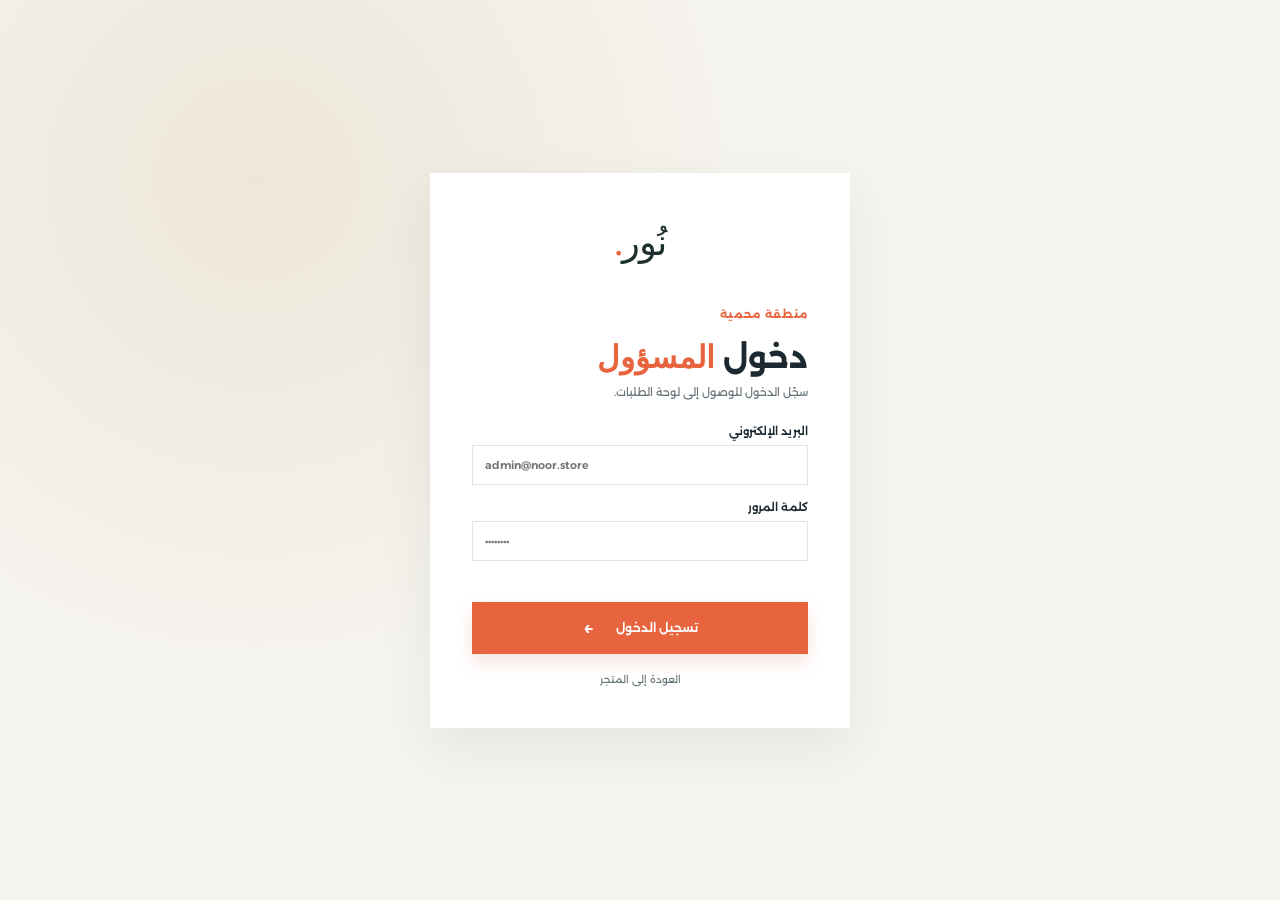
<file: admin-login.html>
<!doctype html>
<html lang="ar" dir="rtl">
    <head><meta charset="UTF-8">
        <meta name="viewport" content="width=device-width,initial-scale=1.0">
        <title>تسوق | دخول الإدارة</title>
        <link rel="preconnect" href="https://fonts.googleapis.com">
        <link rel="preconnect" href="https://fonts.gstatic.com" crossorigin>
        <link href="https://fonts.googleapis.com/css2?family=Alexandria:wght@400;500;600;700;800&family=Playfair+Display:wght@700&display=swap" rel="stylesheet">
        <link rel="stylesheet" href="styles.css"></head><body class="admin-page"><main class="login-wrap"><form class="login-card" id="login-form"><a class="brand" href="index.html">نُور<span>.</span></a><p class="eyebrow">منطقة محمية</p><h1>دخول <em>المسؤول</em></h1><p class="muted">سجّل الدخول للوصول إلى لوحة الطلبات.</p><label>البريد الإلكتروني<input type="email" name="email" required autocomplete="username" placeholder="admin@noor.store"></label><label>كلمة المرور<input type="password" name="password" required autocomplete="current-password" placeholder="••••••••"></label><p id="login-error" class="login-error"></p><button class="primary-button full" type="submit">تسجيل الدخول <span>←</span></button><a class="back-store" href="index.html">العودة إلى المتجر</a></form></main><script src="admin-login.js"></script></body></html>
</file>
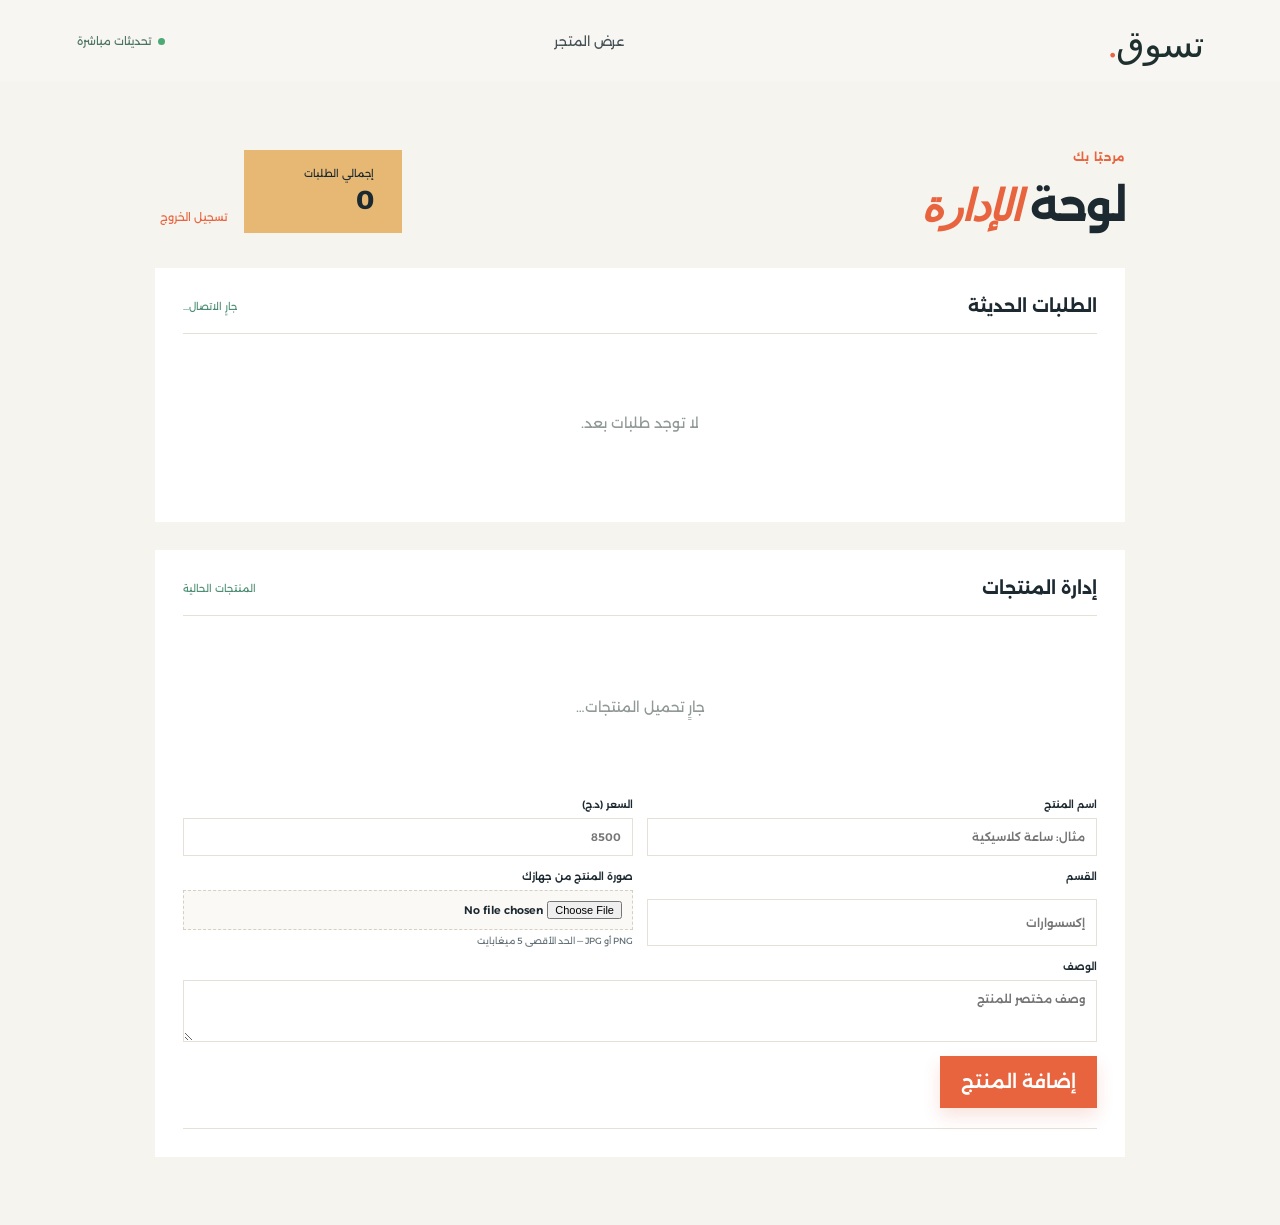
<file: admin.html>
<!DOCTYPE html>
<html lang="ar" dir="rtl">

<head>
    <meta charset="UTF-8">
    <meta name="viewport" content="width=device-width, initial-scale=1.0">
    <title>تسوق | لوحة الإدارة</title>
    <link rel="preconnect" href="https://fonts.googleapis.com">
    <link rel="preconnect" href="https://fonts.gstatic.com" crossorigin>
    <link
        href="https://fonts.googleapis.com/css2?family=Alexandria:wght@400;500;600;700;800&family=Playfair+Display:wght@700&display=swap"
        rel="stylesheet">
    <link rel="stylesheet" href="styles.css">
</head>

<body class="admin-page">
    <header>
        <a class="brand" href="index.html">تسوق<span>.</span></a>
        <nav>
            <a href="index.html">عرض المتجر</a>
        </nav>
        <span class="live"><i></i> تحديثات مباشرة</span>
    </header>

    <main class="admin-main">
        <div class="admin-title">
            <div>
                <p class="eyebrow">مرحبًا بك</p>
                <h1>لوحة <em>الإدارة</em></h1>
            </div>
            <div class="admin-actions">
                <div class="stat">
                    <span>إجمالي الطلبات</span>
                    <strong id="orders-count">0</strong>
                </div>
                <button id="logout-button" class="logout-button">تسجيل الخروج</button>
            </div>
        </div>

        <section id="admin-management" class="products-admin" hidden>
            <div class="orders-heading">
                <h2>إضافة مسؤول جديد</h2>
                <span id="admin-creation-status">أنشئ بيانات دخول مستقلة للمسؤول.</span>
            </div>
            <form id="create-admin-form" class="product-form">
                <label>البريد الإلكتروني
                    <input required name="email" type="email" autocomplete="email" placeholder="admin@example.com">
                </label>
                <label>كلمة المرور
                    <input required name="password" type="password" minlength="8" autocomplete="new-password" placeholder="8 أحرف على الأقل">
                </label>
                <div class="product-form-actions">
                    <button class="primary-button" type="submit">إنشاء المسؤول</button>
                </div>
            </form>
        </section>

        <section class="orders-card">
            <div class="orders-heading">
                <h2>الطلبات الحديثة</h2>
                <span id="connection-status">جارٍ الاتصال…</span>
            </div>
            <div id="orders-list" class="orders-list">
                <p class="empty">لا توجد طلبات بعد.</p>
            </div>
        </section>

        <section class="products-admin">
            <div class="orders-heading">
                <h2>إدارة المنتجات</h2>
                <span id="product-status">المنتجات الحالية</span>
            </div>

            <div id="admin-products" class="admin-products">
                <p class="empty">جارٍ تحميل المنتجات…</p>
            </div>

            <form id="product-form" class="product-form">
                <input type="hidden" name="id">

                <label>اسم المنتج
                    <input required name="name" placeholder="مثال: ساعة كلاسيكية">
                </label>

                <label>السعر (د.ج)
                    <input required name="price" type="number" min="1" placeholder="8500">
                </label>

                <label>القسم
                    <input required name="category" placeholder="إكسسوارات">
                </label>

                <label class="file-upload">صورة المنتج من جهازك
                    <input name="image" type="file" accept="image/*">
                    <small>PNG أو JPG — الحد الأقصى 5 ميغابايت</small>
                </label>

                <label class="wide">الوصف
                    <textarea name="description" placeholder="وصف مختصر للمنتج"></textarea>
                </label>

                <div class="product-form-actions">
                    <button class="primary-button" type="submit">
                        <span id="product-submit-label">إضافة المنتج</span>
                    </button>
                    <button class="cancel-edit" type="button" id="cancel-edit">إلغاء التعديل</button>
                </div>
            </form>
        </section>
    </main>

    <script src="https://cdn.socket.io/4.7.5/socket.io.min.js"></script>
    <script src="admin.js"></script>
</body>

</html>
</file>
<file: styles.css>
:root{--ink:#1c2930;--muted:#657278;--cream:#f9f7f2;--sand:#eee9df;--orange:#e8643f;--gold:#e7b874;--line:#e5e1d8;--white:#fff}*{box-sizing:border-box}html{scroll-behavior:smooth}body{margin:0;background:var(--cream);color:var(--ink);font-family:Alexandria,Arial,sans-serif;font-size:14px}button,input,textarea{font:inherit}button,a{transition:.2s ease}button{border:0;cursor:pointer}a{text-decoration:none;color:inherit}.announcement{height:36px;background:#1d302e;color:#f8f3ea;display:flex;align-items:center;justify-content:center;gap:14px;font-size:11px}.announcement span{color:var(--gold)}header{height:82px;display:flex;align-items:center;justify-content:space-between;padding:0 clamp(24px,6vw,88px);background:rgba(249,247,242,.92);position:relative;z-index:5}.brand{font-family:'Playfair Display',serif;font-size:37px;letter-spacing:-1px;color:#1d302e}.brand span{color:var(--orange)}nav{display:flex;gap:31px;margin-right:95px}nav a{font-size:13px;color:#455156}nav a:hover{color:var(--orange)}.cart-button{background:transparent;color:var(--ink);display:flex;gap:8px;align-items:center;font-size:13px}.cart-button b{width:21px;height:21px;display:grid;place-items:center;border-radius:50%;background:var(--orange);color:#fff;font-size:10px}.hero{min-height:565px;background:#e9e3d8;display:grid;grid-template-columns:1fr 1fr;overflow:hidden;padding:0 clamp(24px,9vw,150px);align-items:center}.hero-copy{padding:45px 0;position:relative;z-index:2}.eyebrow{margin:0 0 13px;color:var(--orange);font-size:11px;font-weight:700;letter-spacing:.06em}.hero h1,.section-heading h2,.promise h2,.admin-title h1{font-size:clamp(39px,4.8vw,68px);line-height:1.25;letter-spacing:-2px;margin:0;font-weight:700}.hero h1 em,.section-heading em,.admin-title em{font-family:'Playfair Display',serif;color:var(--orange);font-weight:700}.hero-text{color:var(--muted);line-height:2;max-width:410px;margin:23px 0 28px;font-size:14px}.primary-button{display:inline-flex;align-items:center;gap:22px;justify-content:center;background:var(--orange);padding:15px 21px;color:#fff;font-weight:600;font-size:12px;box-shadow:0 8px 17px rgba(211,83,46,.16)}.primary-button:hover{background:#cf5434;transform:translateY(-1px)}.primary-button span{font-size:18px}.trust{display:flex;gap:18px;color:#667174;font-size:10px;margin-top:31px}.trust span{white-space:nowrap}.hero-visual{height:100%;min-height:565px;position:relative;display:flex;align-items:flex-end;justify-content:center}.hero-visual .circle{width:min(34vw,475px);height:min(34vw,475px);border-radius:50%;background:#cbd2c8;position:absolute;bottom:-75px}.hero-visual img{height:490px;width:min(31vw,420px);object-fit:cover;object-position:center;position:relative;filter:saturate(.83)}.floating-note{position:absolute;bottom:72px;right:-22px;background:#fff;padding:18px 23px;box-shadow:0 12px 25px #453d3330;display:grid;gap:6px}.floating-note small{font-size:9px;color:var(--orange)}.floating-note strong{font-size:12px}.shop-section{max-width:1240px;margin:auto;padding:102px 25px}.section-heading{display:flex;align-items:end;justify-content:space-between;margin-bottom:38px}.section-heading h2{font-size:40px}.filters{display:flex;gap:9px;flex-wrap:wrap}.filters button{padding:9px 14px;background:transparent;color:#748084;font-size:11px}.filters button.active,.filters button:hover{color:#1d302e;background:#ece7dc}.products-grid{display:grid;grid-template-columns:repeat(3,1fr);gap:24px}.product-card{background:var(--white)}.product-image{width:100%;height:300px;position:relative;overflow:hidden;background:#ddd;padding:0}.product-image img{width:100%;height:100%;object-fit:cover;transition:.45s}.product-image span{position:absolute;inset:auto 0 0;background:#1d302ee8;color:#fff;padding:12px;transform:translateY(100%);font-size:11px}.product-card:hover img{transform:scale(1.045)}.product-card:hover .product-image span{transform:translateY(0)}.product-info{padding:16px 17px 17px}.product-info small,.detail small{color:var(--orange);font-size:10px}.product-info h3{font-size:13px;margin:8px 0 14px;font-weight:600}.product-info>div{display:flex;justify-content:space-between;align-items:center}.product-info strong,.price{font-size:13px}.add-button{width:28px;height:28px;border-radius:50%;background:#edf0eb;color:#24352f;font-size:19px;line-height:1}.add-button:hover{background:var(--orange);color:#fff}.promise{background:#1c302d;color:#fbf6ed;max-width:1140px;margin:0 auto 95px;padding:52px 62px;display:grid;grid-template-columns:1fr 1fr;gap:35px;align-items:center}.promise h2{font-size:31px}.promise p:not(.eyebrow){line-height:2;color:#d2d7d2;max-width:440px;font-size:13px}.promise a{grid-column:2;color:var(--gold);font-size:12px;margin-top:-20px}footer{border-top:1px solid var(--line);padding:36px clamp(25px,9vw,130px);display:flex;align-items:center;justify-content:space-between;color:#7a8382;font-size:11px}footer .brand{font-size:29px}footer a:last-child{color:var(--orange)}.overlay{background:#16232280;position:fixed;inset:0;opacity:0;visibility:hidden;transition:.3s;z-index:10}.overlay.visible{opacity:1;visibility:visible}.cart-panel{position:fixed;top:0;left:0;width:min(420px,100%);height:100vh;background:#fff;z-index:11;transform:translateX(-100%);transition:.35s;display:flex;flex-direction:column}.cart-panel.open{transform:translateX(0)}.cart-head{display:flex;align-items:center;justify-content:space-between;padding:27px;border-bottom:1px solid var(--line)}.cart-head h2{margin:0;font-size:20px}.icon-button{background:transparent;font-size:28px;color:var(--ink);width:32px;height:32px;line-height:1}.cart-items{padding:15px 24px;overflow:auto;flex:1}.cart-item{display:grid;grid-template-columns:72px 1fr 22px;gap:12px;padding:12px 0;border-bottom:1px solid var(--line)}.cart-item img{width:72px;height:76px;object-fit:cover}.cart-item h4{font-size:12px;margin:2px 0 8px}.cart-item strong{font-size:11px}.quantity,.picker{display:flex;align-items:center;gap:9px;margin-top:10px}.quantity button,.picker button{background:#eef0ed;width:20px;height:20px;color:var(--ink)}.quantity span,.picker span{font-size:11px;min-width:14px;text-align:center}.remove{align-self:start;background:transparent;color:#a3aaa9;font-size:20px}.cart-bottom{padding:23px 25px;border-top:1px solid var(--line)}.total{display:flex;justify-content:space-between;margin-bottom:18px;font-size:12px}.total strong{font-size:15px}.full{width:100%}.empty{text-align:center;color:#909997;padding:48px 10px}.empty span{font-size:31px}.empty p{color:#53605f;margin-bottom:4px}.empty small{font-size:11px}.modal{position:fixed;z-index:20;inset:0;background:#1726228a;display:none;place-items:center;padding:20px}.modal.visible{display:grid}.modal-box{background:#fff;width:min(720px,100%);position:relative;box-shadow:0 22px 50px #0004}.modal-box>.icon-button{position:absolute;top:10px;left:11px;z-index:2;background:#fff;border-radius:50%}.detail{display:grid;grid-template-columns:1fr 1fr}.detail>img{width:100%;height:410px;object-fit:cover}.detail>div{padding:55px 36px 35px}.detail h2{font-size:26px;margin:12px 0}.detail p{font-size:12px;line-height:2;color:var(--muted);margin:19px 0}.modal-actions{display:flex;gap:12px;align-items:end;margin-top:27px}.picker{margin:0;background:#f1f1ed;padding:8px}.picker button{background:transparent}.checkout-form{width:min(455px,100%);padding:37px}.checkout-form h2{margin:5px 0;font-size:25px}.muted{font-size:11px;color:var(--muted);margin:0 0 22px}.checkout-form label{display:grid;gap:7px;margin:13px 0;font-size:11px;font-weight:600}.checkout-form input,.checkout-form textarea{border:1px solid var(--line);padding:12px;background:#fff;outline-color:var(--orange);resize:vertical}.toast{position:fixed;bottom:24px;right:24px;background:#1d302e;color:#fff;padding:15px 20px;z-index:30;font-size:12px;opacity:0;transform:translateY(12px);visibility:hidden;transition:.25s}.toast.show{opacity:1;transform:none;visibility:visible}
.admin-page{background:#f6f4ef}.admin-main{max-width:1020px;margin:auto;padding:68px 25px}.admin-title{display:flex;justify-content:space-between;align-items:end;margin-bottom:35px}.admin-title h1{font-size:43px}.stat{background:#e7b874;padding:17px 28px;min-width:158px;display:grid;gap:4px}.stat span{font-size:10px}.stat strong{font-size:26px}.orders-card{background:#fff;padding:28px}.orders-heading{display:flex;justify-content:space-between;align-items:center;border-bottom:1px solid var(--line);padding-bottom:17px}.orders-heading h2{font-size:17px;margin:0}.orders-heading span{font-size:10px;color:#4c8e73}.live{font-size:11px;color:#4c7564}.live i{display:inline-block;width:7px;height:7px;background:#4caa77;border-radius:50%;margin-left:4px}.orders-list{display:grid;gap:12px;margin-top:18px}.order{border:1px solid var(--line);padding:17px}.order-top,.order-customer{display:flex;justify-content:space-between;gap:14px}.order-top div{display:flex;gap:12px;align-items:center}.order-top strong{font-size:12px}.order-top span{font-size:9px;color:#4c8e73;background:#edf6ed;padding:4px 7px}.order-top>b{font-size:13px}.order-customer{margin:16px 0 12px;color:#687374;font-size:10px;justify-content:flex-start;flex-wrap:wrap}.order-items{display:flex;gap:6px;flex-wrap:wrap}.order-items span{font-size:9px;background:#f3f1ec;padding:5px 8px}
@media(max-width:760px){header{height:70px;padding:0 18px}header nav{display:none}.announcement{font-size:9px;height:31px}.brand{font-size:30px}.hero{min-height:auto;grid-template-columns:1fr;padding:50px 24px 0}.hero h1{font-size:43px}.hero-visual{min-height:330px;margin-top:10px}.hero-visual .circle{width:270px;height:270px;bottom:-45px}.hero-visual img{height:320px;width:260px}.floating-note{bottom:36px;right:0;padding:12px}.trust{gap:8px;font-size:8px}.shop-section{padding:65px 18px}.section-heading{align-items:start;gap:22px;flex-direction:column}.section-heading h2{font-size:33px}.products-grid{grid-template-columns:repeat(2,1fr);gap:12px}.product-image{height:215px}.product-info{padding:12px}.product-info h3{font-size:11px;min-height:29px}.promise{margin:0 18px 60px;padding:35px 25px;display:block}.promise h2{font-size:27px}.promise a{display:block;margin-top:21px}footer{padding:26px 18px}.detail{grid-template-columns:1fr}.detail>img{height:230px}.detail>div{padding:25px}.modal-actions{align-items:stretch;flex-direction:column}.picker{justify-content:center}.admin-main{padding:40px 16px}.admin-title{align-items:start}.admin-title h1{font-size:34px}.stat{padding:12px;min-width:100px}.orders-card{padding:18px}.order-top,.order-customer{align-items:start;flex-direction:column;gap:7px}.cart-button{font-size:0}.cart-button span{font-size:17px}.cart-button b{font-size:10px}.product-image span{display:none}}
.admin-actions{display:flex;align-items:end;gap:12px}.logout-button{background:transparent;color:var(--orange);font-size:11px;padding:9px 5px}.login-wrap{min-height:100vh;display:grid;place-items:center;padding:25px;background:radial-gradient(circle at 20% 20%,#ede6d9,transparent 40%),#f6f4ef}.login-card{background:#fff;width:min(420px,100%);padding:42px;box-shadow:0 20px 50px #1e332b14}.login-card .brand{display:block;margin-bottom:43px;text-align:center}.login-card h1{font-size:31px;margin:0 0 9px}.login-card h1 em{font-family:'Playfair Display',serif;color:var(--orange);font-style:normal}.login-card .muted{margin:0 0 25px}.login-card label{display:grid;gap:7px;font-size:11px;font-weight:600;margin:15px 0}.login-card input{border:1px solid var(--line);padding:12px;outline-color:var(--orange);direction:ltr;text-align:left}.login-error{color:#bd4932;font-size:11px;min-height:15px}.back-store{display:block;text-align:center;color:var(--muted);font-size:10px;margin-top:19px}.back-store:hover{color:var(--orange)}
.file-upload input[type=file]{border:1px dashed #d6cfc2;padding:10px;background:#faf9f6;font-size:11px}.file-upload small{font-size:9px;color:var(--muted);font-weight:400;margin-top:-2px}
.shop-hint{font-size:11px;color:var(--orange);margin:-20px 0 22px}.products-admin{background:#fff;margin-top:28px;padding:28px}.product-form{display:grid;grid-template-columns:repeat(2,1fr);gap:14px;padding:20px 0;border-bottom:1px solid var(--line)}.product-form label{display:grid;gap:7px;font-size:10px;font-weight:600}.product-form input,.product-form textarea{border:1px solid var(--line);padding:11px;outline-color:var(--orange);font:inherit;font-size:11px}.product-form textarea{min-height:62px;resize:vertical}.product-form .wide{grid-column:1/-1}.product-form-actions{grid-column:1/-1;display:flex;gap:12px;align-items:center}.cancel-edit{display:none;background:transparent;color:var(--muted);font-size:11px}.admin-products{display:grid;gap:10px;margin-top:20px}.admin-product{display:grid;grid-template-columns:75px 1fr auto;gap:14px;align-items:center;border:1px solid var(--line);padding:10px}.admin-product img{width:75px;height:75px;object-fit:cover}.admin-product small{font-size:9px;color:var(--orange)}.admin-product h3{font-size:12px;margin:7px 0}.admin-product strong{font-size:11px}.admin-product-actions{display:flex;gap:7px}.admin-product-actions button{background:#eef0ed;padding:8px 10px;font-size:10px}.admin-product-actions button:last-child{color:#bd4932;background:#faeee9}.product-status{font-size:10px;color:#4c8e73}
@media(max-width:760px){.admin-product{grid-template-columns:58px 1fr}.admin-product img{width:58px;height:58px}.admin-product-actions{grid-column:2;justify-content:flex-start}.product-form{grid-template-columns:1fr}.product-form .wide{grid-column:auto}}
.order-actions{display:flex;gap:10px;align-items:center;flex-wrap:wrap;margin-top:12px;padding-top:10px;border-top:1px dashed var(--line)}
.order-status-select{padding:6px 10px;border:1px solid var(--line);background:#faf9f6;font-size:11px;outline-color:var(--orange)}
.delete-order-btn{background:#faeee9;color:#bd4932;padding:6px 12px;font-size:10px;border-radius:4px}
.delete-order-btn:hover{background:#f5d7ce}
.status-tag{font-size:9px;padding:3px 8px;border-radius:3px;font-weight:600}
.status-tag.status-جديد{color:#2b6cb0;background:#ebf8ff}
.status-tag.status-تم\ التأكيد{color:#2f855a;background:#f0fff4}
.status-tag.status-تم\ التوصيل{color:#276749;background:#c6f6d5}
.status-tag.status-ملغى{color:#c53030;background:#fff5f5}
.admin-badge-button{background:var(--gold);color:#1c2930;font-size:11px;font-weight:700;padding:8px 16px;border-radius:20px;box-shadow:0 4px 12px rgba(231,184,116,.3);display:inline-flex;align-items:center;gap:6px}
.admin-badge-button:hover{background:#d4a563;transform:translateY(-1px)}
.admin-login-link{color:#a4adab;font-size:10px;text-decoration:none}
.admin-login-link:hover{color:var(--orange);text-decoration:underline}
.copy-link-btn{background:#edf4f0;color:#2e7d5d;padding:8px 10px;font-size:10px;border-radius:3px}
.copy-link-btn:hover{background:#d8e9df}
.single-product-main{max-width:1080px;margin:40px auto 80px;padding:0 24px}
.single-product-card{display:grid;grid-template-columns:1fr 1fr;gap:48px;background:#fff;padding:36px;box-shadow:0 15px 40px rgba(0,0,0,.04);border:1px solid var(--line)}
.product-gallery img{width:100%;height:450px;object-fit:cover;border-radius:4px}
.gallery-badges{display:flex;gap:14px;margin-top:14px;font-size:11px;color:var(--muted)}
.product-details h1{font-size:32px;margin:10px 0 16px}
.price-box{display:flex;align-items:center;gap:16px;margin-bottom:24px}
.price-box strong{font-size:24px;color:var(--orange)}
.cod-badge{background:#ebf8ff;color:#2b6cb0;padding:5px 10px;font-size:11px;border-radius:20px;font-weight:600}
.product-description{border-top:1px solid var(--line);border-bottom:1px solid var(--line);padding:20px 0;margin-bottom:24px}
.product-description h3{margin:0 0 10px;font-size:14px}
.product-description p{margin:0;color:var(--muted);line-height:1.9;font-size:13px}
.order-box{background:var(--cream);padding:24px;border:1px solid var(--line)}
.order-box h3{margin:0 0 16px;font-size:15px}
.order-box label{display:grid;gap:6px;font-size:11px;font-weight:600;margin-bottom:14px}
.order-box input,.order-box textarea{border:1px solid var(--line);padding:11px;background:#fff;outline-color:var(--orange);font:inherit;font-size:12px}
.loading-state,.error-state{text-align:center;padding:80px 20px;background:#fff;border:1px solid var(--line)}
@media(max-width:768px){.single-product-card{grid-template-columns:1fr;gap:24px;padding:20px}.product-gallery img{height:300px}.product-details h1{font-size:24px}}
</file>
